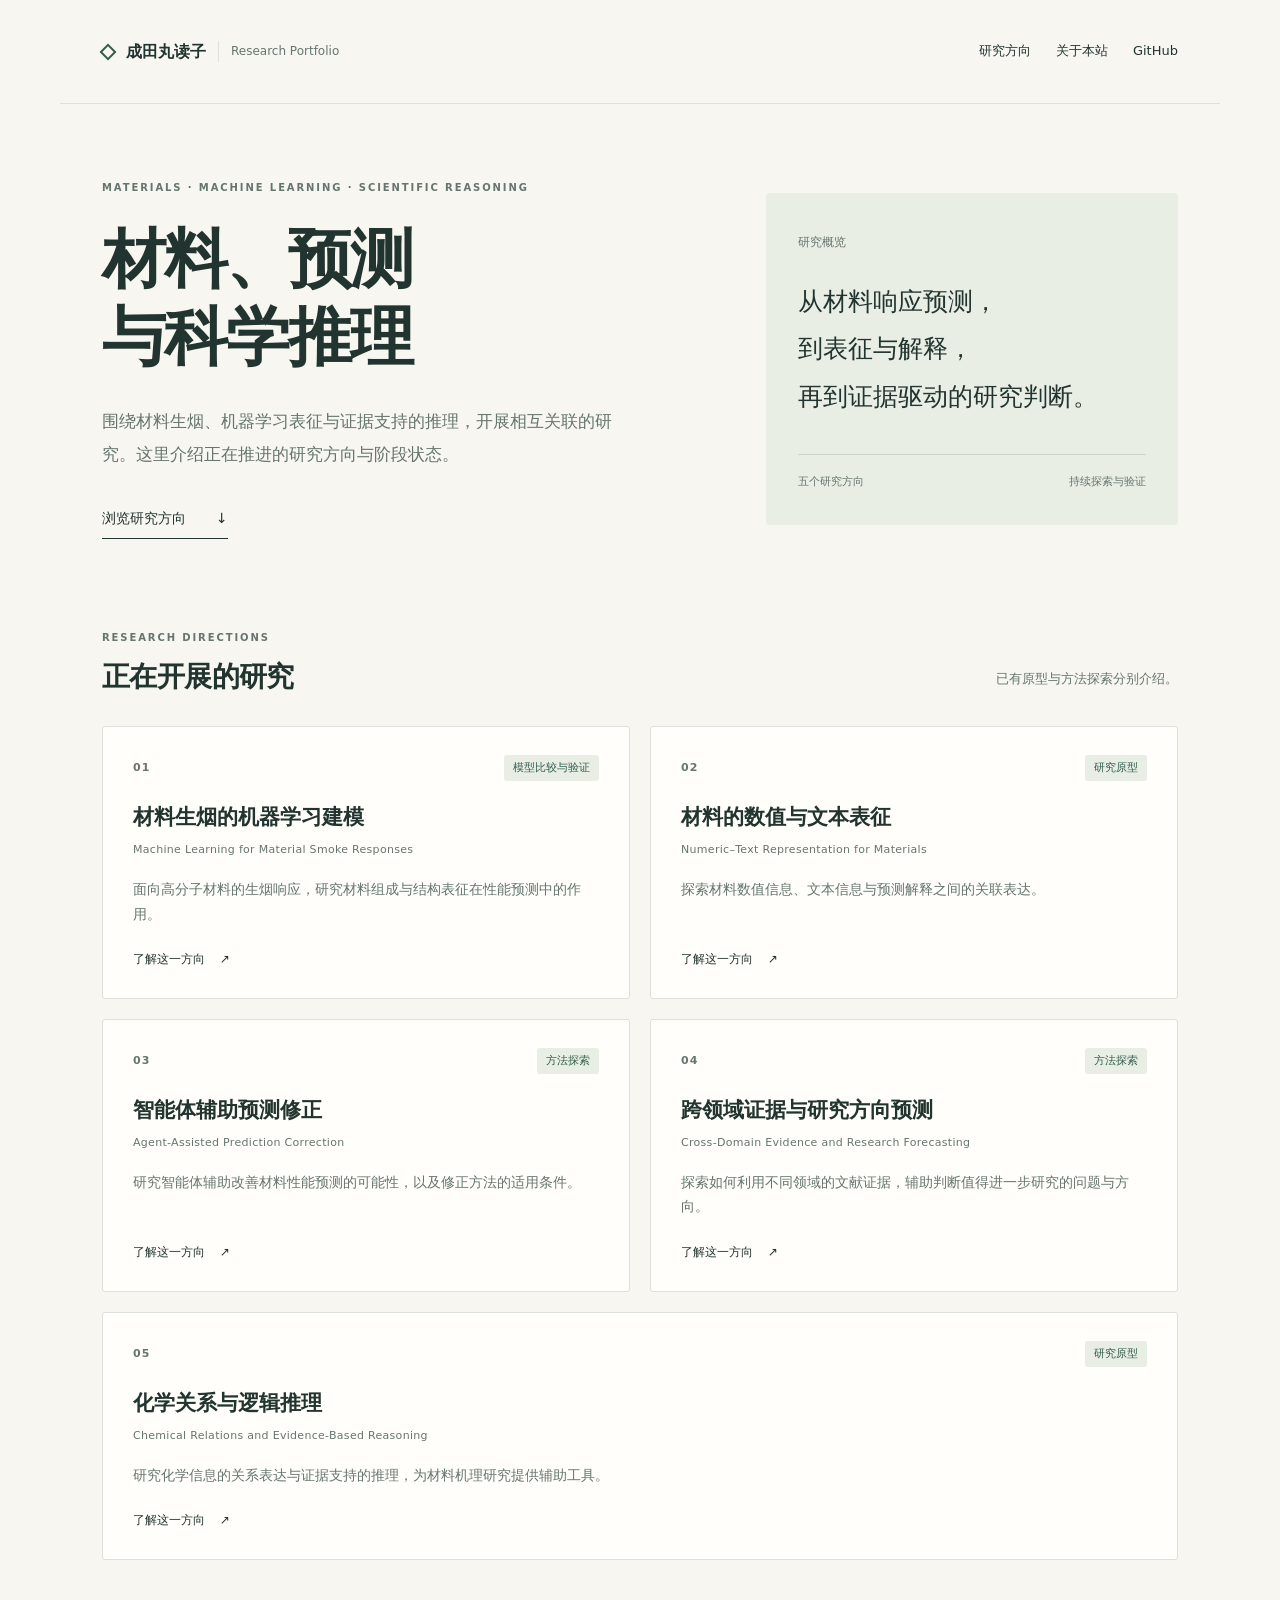
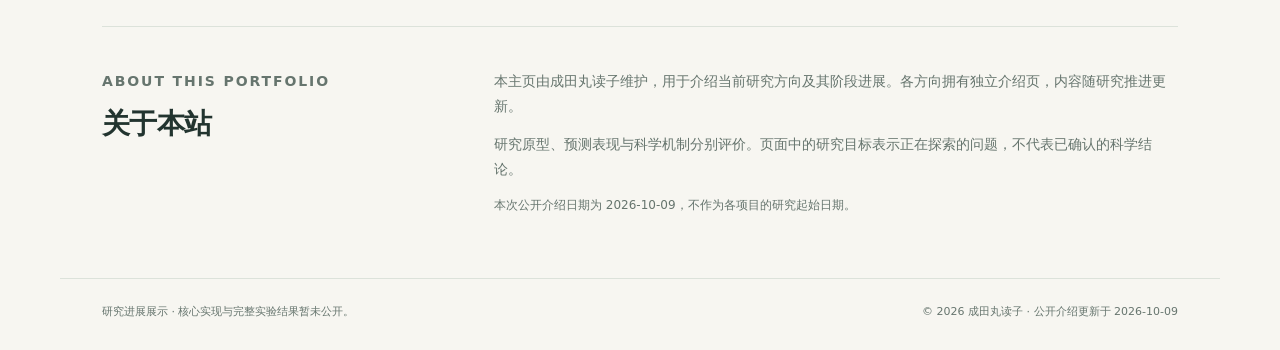
<file: index.html>
<!doctype html>
<html lang="zh-CN">
<head>
  <meta charset="utf-8">
  <meta name="viewport" content="width=device-width, initial-scale=1">
  <meta name="description" content="成田丸读子的研究主页：材料生烟机器学习、数值与文本表征、智能体预测修正、跨领域方向预测与化学推理。">
  <meta name="color-scheme" content="light">
  <title>材料与科学推理研究 · 成田丸读子</title>
  <link rel="canonical" href="https://chengtianwanduzi-code.github.io/research-portfolio/">
  <link rel="stylesheet" href="styles.css">
</head>
<body>
  <a class="skip-link" href="#main">跳至正文</a>
  <header class="site-header wrap">
    <a class="brand" href="index.html"><span class="brand-mark" aria-hidden="true"></span>成田丸读子<span class="brand-detail">Research Portfolio</span></a>
    <nav aria-label="主导航"><a href="index.html#research">研究方向</a><a href="index.html#about">关于本站</a><a href="https://github.com/chengtianwanduzi-code">GitHub</a></nav>
  </header>
  <main id="main" class="wrap"><section class="hero">
  <div><p class="eyebrow">MATERIALS · MACHINE LEARNING · SCIENTIFIC REASONING</p>
  <h1>材料、预测<br>与科学推理</h1>
  <p class="hero-description">围绕材料生烟、机器学习表征与证据支持的推理，开展相互关联的研究。这里介绍正在推进的研究方向与阶段状态。</p>
  <a class="primary-link" href="#research">浏览研究方向 <span aria-hidden="true">↓</span></a></div>
  <aside class="hero-note"><span class="note-label">研究概览</span>
  <p>从材料响应预测，<br>到表征与解释，<br>再到证据驱动的研究判断。</p>
  <div class="note-bottom"><span>五个研究方向</span><span>持续探索与验证</span></div></aside>
</section>
<section id="research" class="research-section" aria-labelledby="research-heading">
  <div class="section-heading"><div><p class="eyebrow">RESEARCH DIRECTIONS</p><h2 id="research-heading">正在开展的研究</h2></div><p>已有原型与方法探索分别介绍。</p></div>
  <div class="project-grid"><article class="project-card">
  <div class="card-top"><span class="number">01</span><span class="status">模型比较与验证</span></div>
  <h3><a href="projects/materials-ml.html">材料生烟的机器学习建模</a></h3>
  <p class="english">Machine Learning for Material Smoke Responses</p>
  <p class="card-description">面向高分子材料的生烟响应，研究材料组成与结构表征在性能预测中的作用。</p>
  <a class="text-link" href="projects/materials-ml.html">了解这一方向 <span aria-hidden="true">↗</span></a>
</article><article class="project-card">
  <div class="card-top"><span class="number">02</span><span class="status">研究原型</span></div>
  <h3><a href="projects/numeric-text.html">材料的数值与文本表征</a></h3>
  <p class="english">Numeric–Text Representation for Materials</p>
  <p class="card-description">探索材料数值信息、文本信息与预测解释之间的关联表达。</p>
  <a class="text-link" href="projects/numeric-text.html">了解这一方向 <span aria-hidden="true">↗</span></a>
</article><article class="project-card">
  <div class="card-top"><span class="number">03</span><span class="status">方法探索</span></div>
  <h3><a href="projects/agent-correction.html">智能体辅助预测修正</a></h3>
  <p class="english">Agent-Assisted Prediction Correction</p>
  <p class="card-description">研究智能体辅助改善材料性能预测的可能性，以及修正方法的适用条件。</p>
  <a class="text-link" href="projects/agent-correction.html">了解这一方向 <span aria-hidden="true">↗</span></a>
</article><article class="project-card">
  <div class="card-top"><span class="number">04</span><span class="status">方法探索</span></div>
  <h3><a href="projects/research-forecast.html">跨领域证据与研究方向预测</a></h3>
  <p class="english">Cross-Domain Evidence and Research Forecasting</p>
  <p class="card-description">探索如何利用不同领域的文献证据，辅助判断值得进一步研究的问题与方向。</p>
  <a class="text-link" href="projects/research-forecast.html">了解这一方向 <span aria-hidden="true">↗</span></a>
</article><article class="project-card">
  <div class="card-top"><span class="number">05</span><span class="status">研究原型</span></div>
  <h3><a href="projects/chemical-reasoning.html">化学关系与逻辑推理</a></h3>
  <p class="english">Chemical Relations and Evidence-Based Reasoning</p>
  <p class="card-description">研究化学信息的关系表达与证据支持的推理，为材料机理研究提供辅助工具。</p>
  <a class="text-link" href="projects/chemical-reasoning.html">了解这一方向 <span aria-hidden="true">↗</span></a>
</article></div>
</section>
<section id="about" class="about-section" aria-labelledby="about-heading">
  <div><p class="eyebrow">ABOUT THIS PORTFOLIO</p><h2 id="about-heading">关于本站</h2></div>
  <div><p>本主页由成田丸读子维护，用于介绍当前研究方向及其阶段进展。各方向拥有独立介绍页，内容随研究推进更新。</p>
  <p>研究原型、预测表现与科学机制分别评价。页面中的研究目标表示正在探索的问题，不代表已确认的科学结论。</p>
  <p class="muted">本次公开介绍日期为 2026-10-09，不作为各项目的研究起始日期。</p></div>
</section></main>
  <footer class="site-footer wrap">
    <p>研究进展展示 · 核心实现与完整实验结果暂未公开。</p>
    <p>© 2026 成田丸读子 · 公开介绍更新于 2026-10-09</p>
  </footer>
</body>
</html>
</file>
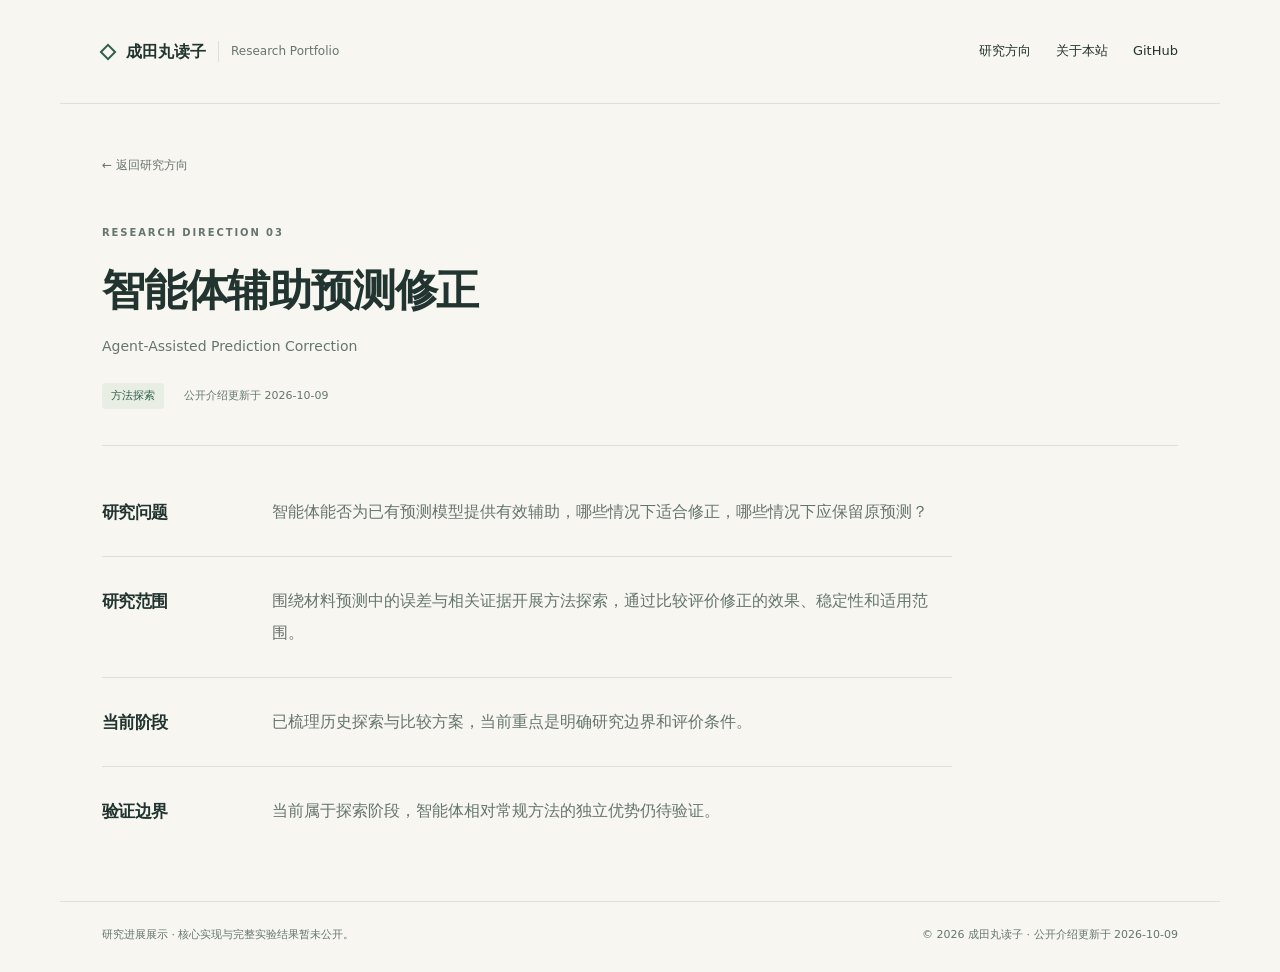
<file: projects/agent-correction.html>
<!doctype html>
<html lang="zh-CN">
<head>
  <meta charset="utf-8">
  <meta name="viewport" content="width=device-width, initial-scale=1">
  <meta name="description" content="研究智能体辅助改善材料性能预测的可能性，以及修正方法的适用条件。">
  <meta name="color-scheme" content="light">
  <title>智能体辅助预测修正 · 成田丸读子</title>
  <link rel="canonical" href="https://chengtianwanduzi-code.github.io/research-portfolio/projects/agent-correction.html">
  <link rel="stylesheet" href="../styles.css">
</head>
<body>
  <a class="skip-link" href="#main">跳至正文</a>
  <header class="site-header wrap">
    <a class="brand" href="../index.html"><span class="brand-mark" aria-hidden="true"></span>成田丸读子<span class="brand-detail">Research Portfolio</span></a>
    <nav aria-label="主导航"><a href="../index.html#research">研究方向</a><a href="../index.html#about">关于本站</a><a href="https://github.com/chengtianwanduzi-code">GitHub</a></nav>
  </header>
  <main id="main" class="wrap"><div class="detail-heading"><a class="back-link" href="../index.html#research">← 返回研究方向</a>
  <div class="eyebrow">RESEARCH DIRECTION 03</div>
  <h1>智能体辅助预测修正</h1><p class="detail-english">Agent-Assisted Prediction Correction</p>
  <div class="detail-meta"><span class="status">方法探索</span><span>公开介绍更新于 2026-10-09</span></div>
</div><div class="detail-content"><section class="detail-section"><h2>研究问题</h2><p>智能体能否为已有预测模型提供有效辅助，哪些情况下适合修正，哪些情况下应保留原预测？</p></section><section class="detail-section"><h2>研究范围</h2><p>围绕材料预测中的误差与相关证据开展方法探索，通过比较评价修正的效果、稳定性和适用范围。</p></section><section class="detail-section"><h2>当前阶段</h2><p>已梳理历史探索与比较方案，当前重点是明确研究边界和评价条件。</p></section><section class="detail-section"><h2>验证边界</h2><p>当前属于探索阶段，智能体相对常规方法的独立优势仍待验证。</p></section></div></main>
  <footer class="site-footer wrap">
    <p>研究进展展示 · 核心实现与完整实验结果暂未公开。</p>
    <p>© 2026 成田丸读子 · 公开介绍更新于 2026-10-09</p>
  </footer>
</body>
</html>
</file>
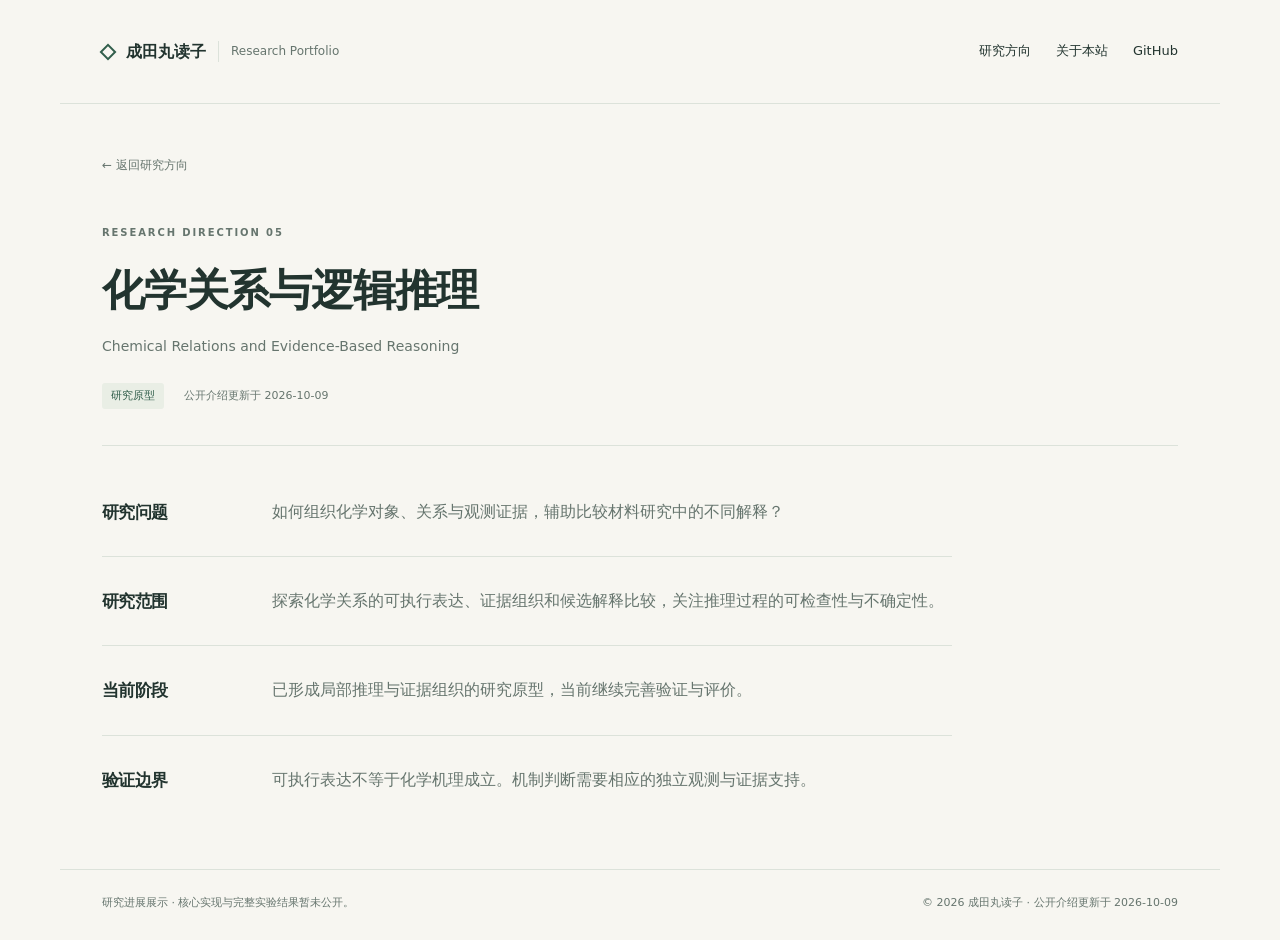
<file: projects/chemical-reasoning.html>
<!doctype html>
<html lang="zh-CN">
<head>
  <meta charset="utf-8">
  <meta name="viewport" content="width=device-width, initial-scale=1">
  <meta name="description" content="研究化学信息的关系表达与证据支持的推理，为材料机理研究提供辅助工具。">
  <meta name="color-scheme" content="light">
  <title>化学关系与逻辑推理 · 成田丸读子</title>
  <link rel="canonical" href="https://chengtianwanduzi-code.github.io/research-portfolio/projects/chemical-reasoning.html">
  <link rel="stylesheet" href="../styles.css">
</head>
<body>
  <a class="skip-link" href="#main">跳至正文</a>
  <header class="site-header wrap">
    <a class="brand" href="../index.html"><span class="brand-mark" aria-hidden="true"></span>成田丸读子<span class="brand-detail">Research Portfolio</span></a>
    <nav aria-label="主导航"><a href="../index.html#research">研究方向</a><a href="../index.html#about">关于本站</a><a href="https://github.com/chengtianwanduzi-code">GitHub</a></nav>
  </header>
  <main id="main" class="wrap"><div class="detail-heading"><a class="back-link" href="../index.html#research">← 返回研究方向</a>
  <div class="eyebrow">RESEARCH DIRECTION 05</div>
  <h1>化学关系与逻辑推理</h1><p class="detail-english">Chemical Relations and Evidence-Based Reasoning</p>
  <div class="detail-meta"><span class="status">研究原型</span><span>公开介绍更新于 2026-10-09</span></div>
</div><div class="detail-content"><section class="detail-section"><h2>研究问题</h2><p>如何组织化学对象、关系与观测证据，辅助比较材料研究中的不同解释？</p></section><section class="detail-section"><h2>研究范围</h2><p>探索化学关系的可执行表达、证据组织和候选解释比较，关注推理过程的可检查性与不确定性。</p></section><section class="detail-section"><h2>当前阶段</h2><p>已形成局部推理与证据组织的研究原型，当前继续完善验证与评价。</p></section><section class="detail-section"><h2>验证边界</h2><p>可执行表达不等于化学机理成立。机制判断需要相应的独立观测与证据支持。</p></section></div></main>
  <footer class="site-footer wrap">
    <p>研究进展展示 · 核心实现与完整实验结果暂未公开。</p>
    <p>© 2026 成田丸读子 · 公开介绍更新于 2026-10-09</p>
  </footer>
</body>
</html>
</file>
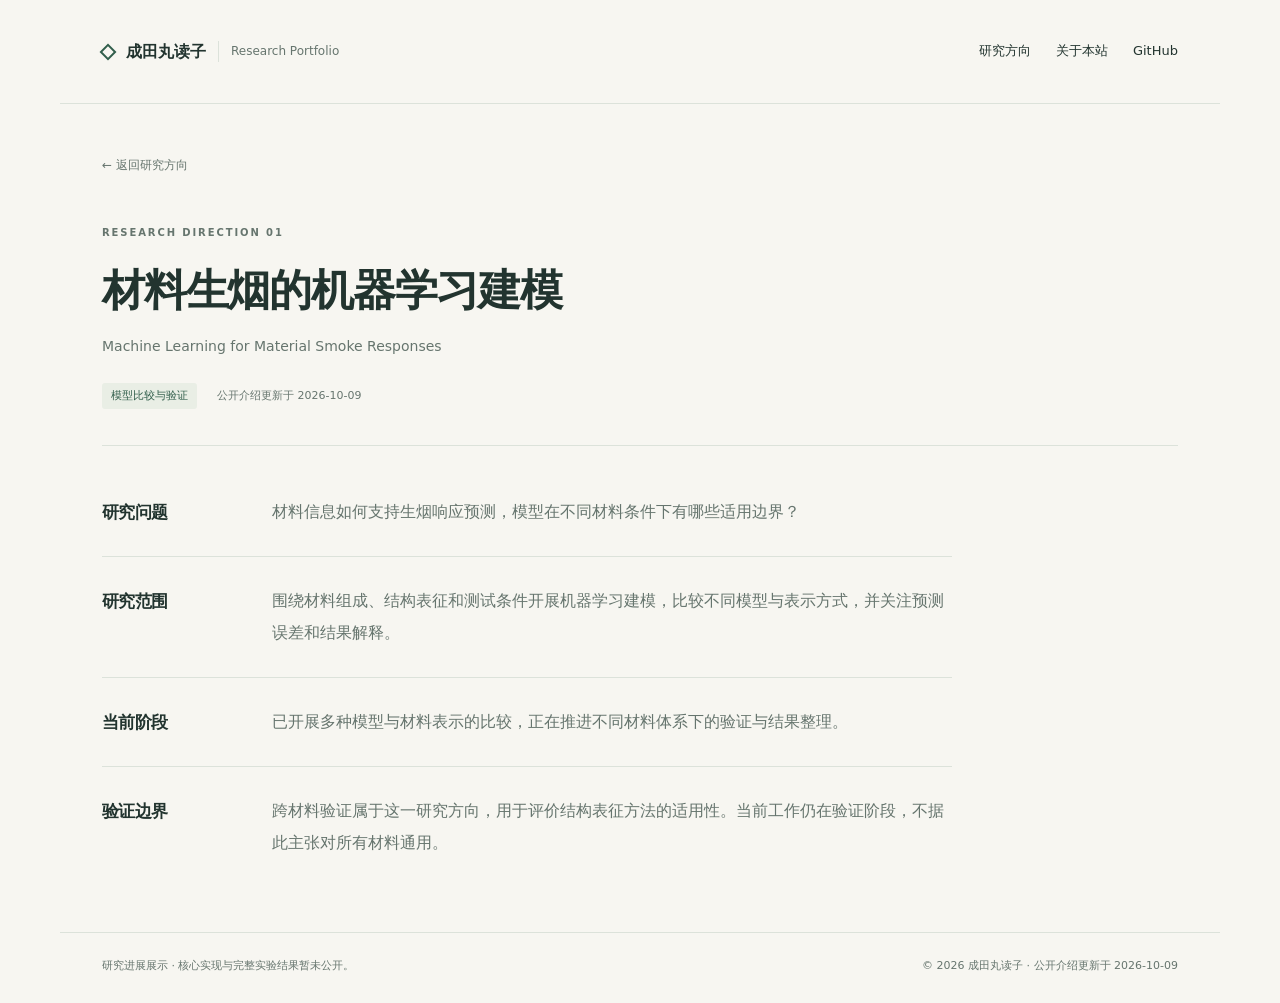
<file: projects/materials-ml.html>
<!doctype html>
<html lang="zh-CN">
<head>
  <meta charset="utf-8">
  <meta name="viewport" content="width=device-width, initial-scale=1">
  <meta name="description" content="面向高分子材料的生烟响应，研究材料组成与结构表征在性能预测中的作用。">
  <meta name="color-scheme" content="light">
  <title>材料生烟的机器学习建模 · 成田丸读子</title>
  <link rel="canonical" href="https://chengtianwanduzi-code.github.io/research-portfolio/projects/materials-ml.html">
  <link rel="stylesheet" href="../styles.css">
</head>
<body>
  <a class="skip-link" href="#main">跳至正文</a>
  <header class="site-header wrap">
    <a class="brand" href="../index.html"><span class="brand-mark" aria-hidden="true"></span>成田丸读子<span class="brand-detail">Research Portfolio</span></a>
    <nav aria-label="主导航"><a href="../index.html#research">研究方向</a><a href="../index.html#about">关于本站</a><a href="https://github.com/chengtianwanduzi-code">GitHub</a></nav>
  </header>
  <main id="main" class="wrap"><div class="detail-heading"><a class="back-link" href="../index.html#research">← 返回研究方向</a>
  <div class="eyebrow">RESEARCH DIRECTION 01</div>
  <h1>材料生烟的机器学习建模</h1><p class="detail-english">Machine Learning for Material Smoke Responses</p>
  <div class="detail-meta"><span class="status">模型比较与验证</span><span>公开介绍更新于 2026-10-09</span></div>
</div><div class="detail-content"><section class="detail-section"><h2>研究问题</h2><p>材料信息如何支持生烟响应预测，模型在不同材料条件下有哪些适用边界？</p></section><section class="detail-section"><h2>研究范围</h2><p>围绕材料组成、结构表征和测试条件开展机器学习建模，比较不同模型与表示方式，并关注预测误差和结果解释。</p></section><section class="detail-section"><h2>当前阶段</h2><p>已开展多种模型与材料表示的比较，正在推进不同材料体系下的验证与结果整理。</p></section><section class="detail-section"><h2>验证边界</h2><p>跨材料验证属于这一研究方向，用于评价结构表征方法的适用性。当前工作仍在验证阶段，不据此主张对所有材料通用。</p></section></div></main>
  <footer class="site-footer wrap">
    <p>研究进展展示 · 核心实现与完整实验结果暂未公开。</p>
    <p>© 2026 成田丸读子 · 公开介绍更新于 2026-10-09</p>
  </footer>
</body>
</html>
</file>
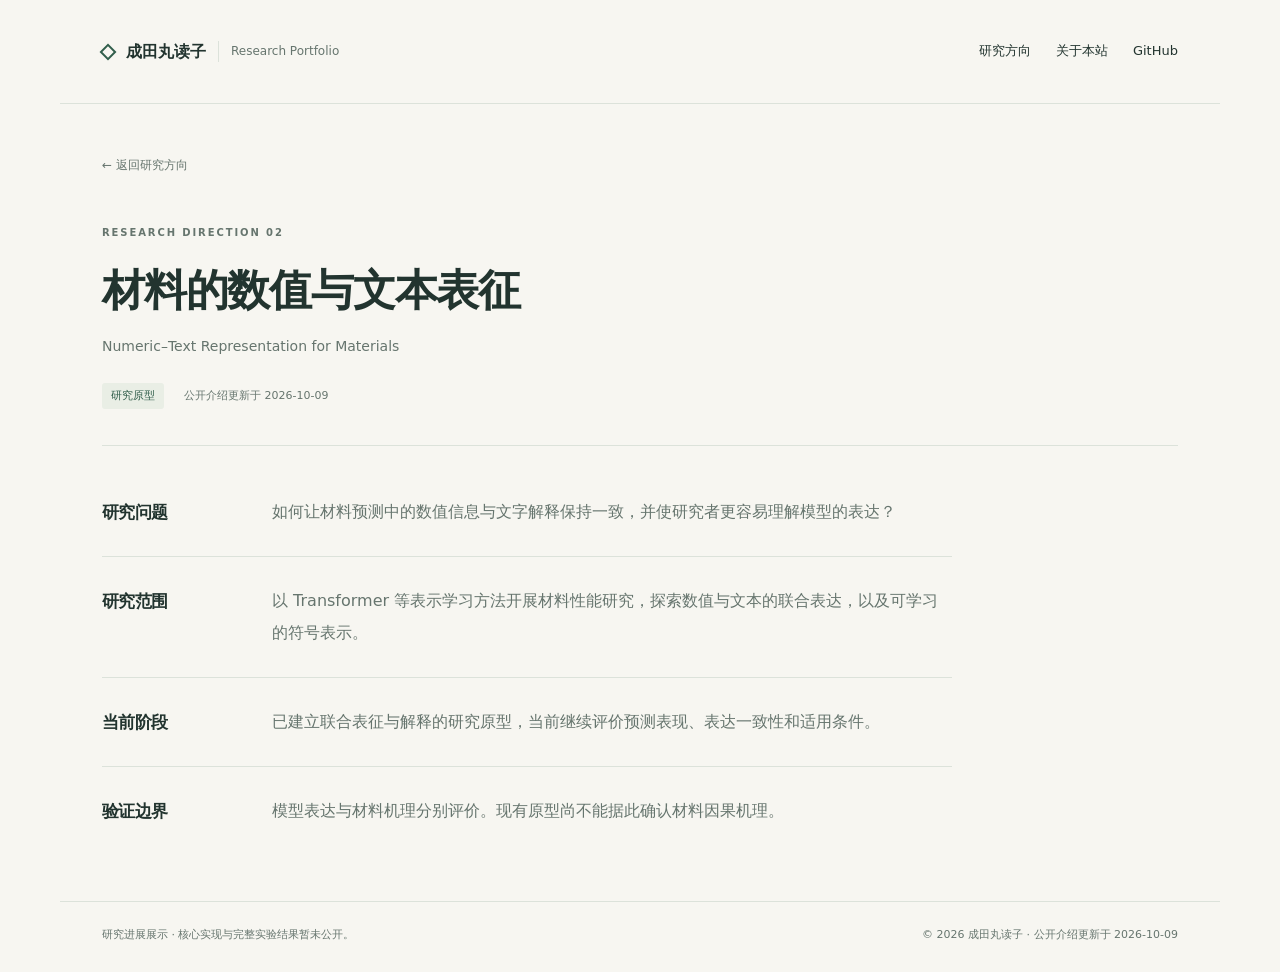
<file: projects/numeric-text.html>
<!doctype html>
<html lang="zh-CN">
<head>
  <meta charset="utf-8">
  <meta name="viewport" content="width=device-width, initial-scale=1">
  <meta name="description" content="探索材料数值信息、文本信息与预测解释之间的关联表达。">
  <meta name="color-scheme" content="light">
  <title>材料的数值与文本表征 · 成田丸读子</title>
  <link rel="canonical" href="https://chengtianwanduzi-code.github.io/research-portfolio/projects/numeric-text.html">
  <link rel="stylesheet" href="../styles.css">
</head>
<body>
  <a class="skip-link" href="#main">跳至正文</a>
  <header class="site-header wrap">
    <a class="brand" href="../index.html"><span class="brand-mark" aria-hidden="true"></span>成田丸读子<span class="brand-detail">Research Portfolio</span></a>
    <nav aria-label="主导航"><a href="../index.html#research">研究方向</a><a href="../index.html#about">关于本站</a><a href="https://github.com/chengtianwanduzi-code">GitHub</a></nav>
  </header>
  <main id="main" class="wrap"><div class="detail-heading"><a class="back-link" href="../index.html#research">← 返回研究方向</a>
  <div class="eyebrow">RESEARCH DIRECTION 02</div>
  <h1>材料的数值与文本表征</h1><p class="detail-english">Numeric–Text Representation for Materials</p>
  <div class="detail-meta"><span class="status">研究原型</span><span>公开介绍更新于 2026-10-09</span></div>
</div><div class="detail-content"><section class="detail-section"><h2>研究问题</h2><p>如何让材料预测中的数值信息与文字解释保持一致，并使研究者更容易理解模型的表达？</p></section><section class="detail-section"><h2>研究范围</h2><p>以 Transformer 等表示学习方法开展材料性能研究，探索数值与文本的联合表达，以及可学习的符号表示。</p></section><section class="detail-section"><h2>当前阶段</h2><p>已建立联合表征与解释的研究原型，当前继续评价预测表现、表达一致性和适用条件。</p></section><section class="detail-section"><h2>验证边界</h2><p>模型表达与材料机理分别评价。现有原型尚不能据此确认材料因果机理。</p></section></div></main>
  <footer class="site-footer wrap">
    <p>研究进展展示 · 核心实现与完整实验结果暂未公开。</p>
    <p>© 2026 成田丸读子 · 公开介绍更新于 2026-10-09</p>
  </footer>
</body>
</html>
</file>
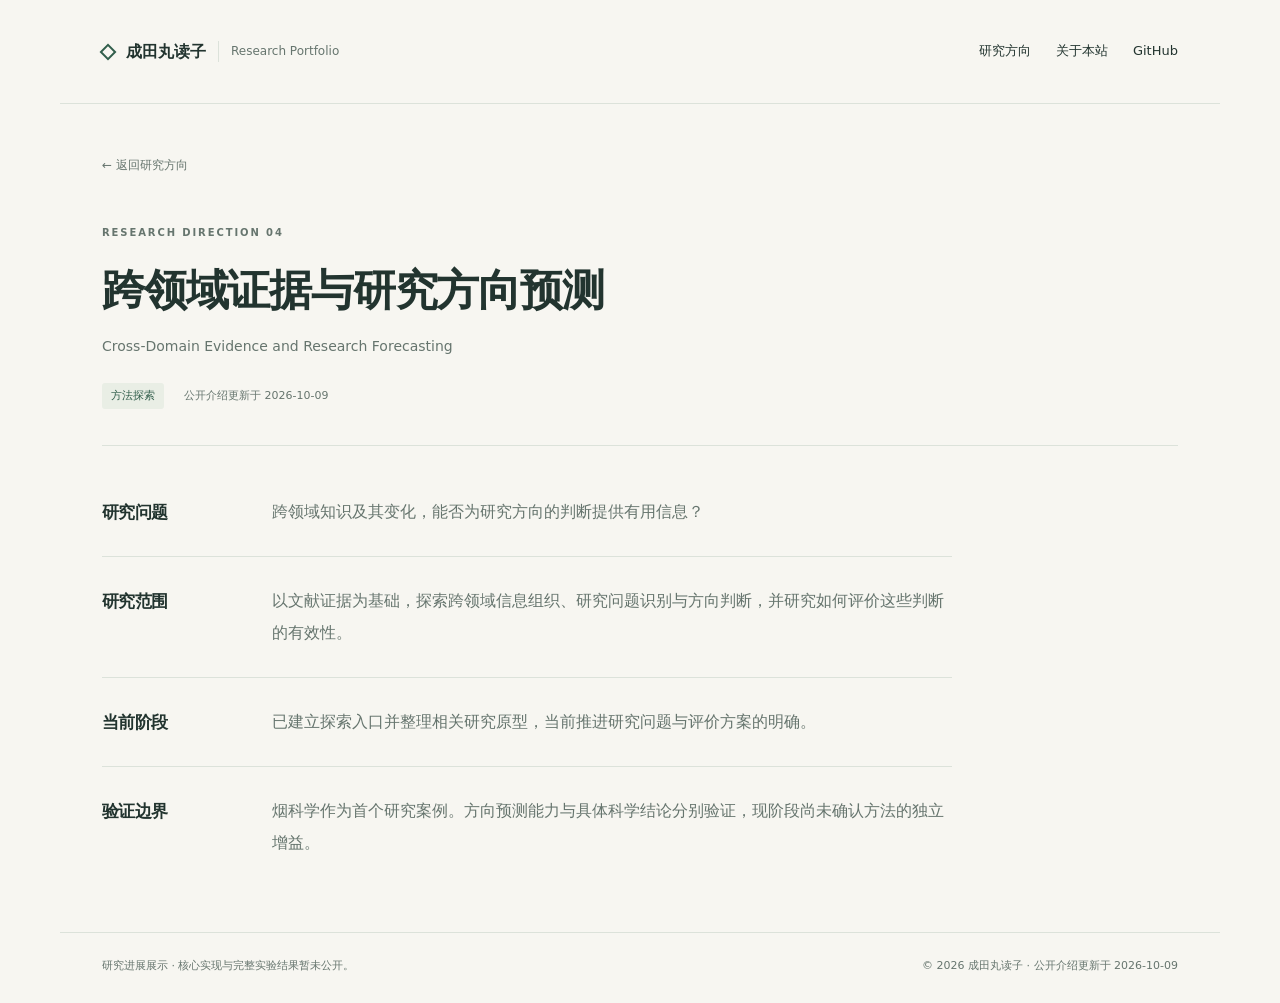
<file: projects/research-forecast.html>
<!doctype html>
<html lang="zh-CN">
<head>
  <meta charset="utf-8">
  <meta name="viewport" content="width=device-width, initial-scale=1">
  <meta name="description" content="探索如何利用不同领域的文献证据，辅助判断值得进一步研究的问题与方向。">
  <meta name="color-scheme" content="light">
  <title>跨领域证据与研究方向预测 · 成田丸读子</title>
  <link rel="canonical" href="https://chengtianwanduzi-code.github.io/research-portfolio/projects/research-forecast.html">
  <link rel="stylesheet" href="../styles.css">
</head>
<body>
  <a class="skip-link" href="#main">跳至正文</a>
  <header class="site-header wrap">
    <a class="brand" href="../index.html"><span class="brand-mark" aria-hidden="true"></span>成田丸读子<span class="brand-detail">Research Portfolio</span></a>
    <nav aria-label="主导航"><a href="../index.html#research">研究方向</a><a href="../index.html#about">关于本站</a><a href="https://github.com/chengtianwanduzi-code">GitHub</a></nav>
  </header>
  <main id="main" class="wrap"><div class="detail-heading"><a class="back-link" href="../index.html#research">← 返回研究方向</a>
  <div class="eyebrow">RESEARCH DIRECTION 04</div>
  <h1>跨领域证据与研究方向预测</h1><p class="detail-english">Cross-Domain Evidence and Research Forecasting</p>
  <div class="detail-meta"><span class="status">方法探索</span><span>公开介绍更新于 2026-10-09</span></div>
</div><div class="detail-content"><section class="detail-section"><h2>研究问题</h2><p>跨领域知识及其变化，能否为研究方向的判断提供有用信息？</p></section><section class="detail-section"><h2>研究范围</h2><p>以文献证据为基础，探索跨领域信息组织、研究问题识别与方向判断，并研究如何评价这些判断的有效性。</p></section><section class="detail-section"><h2>当前阶段</h2><p>已建立探索入口并整理相关研究原型，当前推进研究问题与评价方案的明确。</p></section><section class="detail-section"><h2>验证边界</h2><p>烟科学作为首个研究案例。方向预测能力与具体科学结论分别验证，现阶段尚未确认方法的独立增益。</p></section></div></main>
  <footer class="site-footer wrap">
    <p>研究进展展示 · 核心实现与完整实验结果暂未公开。</p>
    <p>© 2026 成田丸读子 · 公开介绍更新于 2026-10-09</p>
  </footer>
</body>
</html>
</file>
<file: styles.css>
:root{--bg:#f7f6f1;--paper:#fffefa;--ink:#22342f;--muted:#66756e;--line:#dce2da;--accent:#315e4b;--soft:#e9eee5;--serif:Georgia,"Noto Serif CJK SC","Songti SC",serif;--sans:system-ui,-apple-system,"Segoe UI","PingFang SC","Microsoft YaHei",sans-serif}
*{box-sizing:border-box}html{scroll-behavior:smooth;scroll-padding-top:28px}body{margin:0;color:var(--ink);background:var(--bg);font-family:var(--sans);font-size:16px;line-height:1.75;-webkit-font-smoothing:antialiased}a{color:inherit;text-decoration:none}a:focus-visible{outline:3px solid var(--accent);outline-offset:5px}a:hover{color:var(--accent)}.wrap{max-width:1160px;margin:0 auto;padding:0 42px}.skip-link{position:absolute;top:-90px;left:20px;padding:10px 20px;background:var(--ink);color:white;z-index:2}.skip-link:focus{top:10px}.site-header{min-height:104px;display:flex;align-items:center;justify-content:space-between;gap:24px;border-bottom:1px solid var(--line)}.brand{display:flex;align-items:center;gap:12px;font-weight:650;white-space:nowrap}.brand-mark{width:12px;height:12px;border:2px solid var(--accent);transform:rotate(45deg)}.brand-detail{font-size:12px;font-weight:400;color:var(--muted);padding-left:12px;border-left:1px solid var(--line)}nav{display:flex;gap:25px;font-size:13px}h1,h2,h3,p{margin-top:0}h1{font-family:var(--serif);font-size:64px;line-height:1.22;letter-spacing:-2px;margin-bottom:28px;font-weight:600}h2{font-size:28px;line-height:1.4;letter-spacing:-.6px;font-weight:600}h3{font-size:21px;line-height:1.5;font-weight:600;margin:21px 0 8px}.hero{display:grid;grid-template-columns:1.45fr 1fr;gap:66px;padding:75px 0 78px;align-items:center}.eyebrow{font-size:10px;letter-spacing:1.9px;font-weight:650;color:var(--muted);margin-bottom:24px;line-height:1.8}.hero-description{max-width:520px;color:var(--muted);font-size:17px;line-height:1.95;margin-bottom:28px}.primary-link{display:inline-flex;align-items:center;gap:30px;border-bottom:1px solid var(--ink);font-size:14px;padding:7px 0}.hero-note{background:var(--soft);padding:34px 32px;border-radius:3px;position:relative}.note-label{font-size:12px;color:var(--muted)}.hero-note>p{font-family:var(--serif);font-size:25px;line-height:1.9;margin:23px 0 34px}.note-bottom{border-top:1px solid #cad5c6;padding-top:17px;display:flex;justify-content:space-between;gap:15px;font-size:11px;color:var(--muted)}.section-heading{display:flex;justify-content:space-between;align-items:end;gap:30px;margin-bottom:30px}.section-heading .eyebrow{margin-bottom:10px}.section-heading h2{margin-bottom:0}.section-heading>p{font-size:13px;color:var(--muted);margin-bottom:5px}.research-section{padding-top:12px}.project-grid{display:grid;grid-template-columns:repeat(2,minmax(0,1fr));gap:20px}.project-card{border:1px solid var(--line);background:var(--paper);padding:28px 30px;display:flex;flex-direction:column;border-radius:3px}.project-card:last-child{grid-column:1/-1}.card-top{display:flex;align-items:center;justify-content:space-between;gap:15px}.number{font-size:11px;font-weight:600;letter-spacing:1px;color:var(--muted)}.status{display:inline-block;font-size:11px;color:var(--accent);background:var(--soft);border-radius:3px;padding:3px 9px;line-height:1.8;white-space:nowrap}.english{font-size:11px;letter-spacing:.3px;color:var(--muted);line-height:1.6;margin-bottom:18px}.card-description{font-size:14px;color:var(--muted);margin-bottom:23px;max-width:720px}.text-link{font-size:12px;margin-top:auto;display:flex;align-items:center;gap:15px}.about-section{display:grid;grid-template-columns:1fr 2fr;gap:50px;margin-top:66px;padding:42px 0 48px;border-top:1px solid var(--line)}.about-section .eyebrow{margin-bottom:10px}.about-section p{font-size:14px;color:var(--muted);margin-bottom:14px}.about-section .muted{font-size:12px}.site-footer{border-top:1px solid var(--line);padding-top:23px;padding-bottom:28px;display:flex;justify-content:space-between;gap:25px;font-size:11px;color:var(--muted)}.site-footer p{margin:0}.detail-heading{padding:46px 0 36px;border-bottom:1px solid var(--line)}.back-link{font-size:12px;color:var(--muted);display:inline-block;margin-bottom:48px}.detail-heading .eyebrow{margin-bottom:18px}.detail-heading h1{font-size:43px;line-height:1.45;letter-spacing:-1.2px;max-width:920px;margin-bottom:12px}.detail-english{font-size:14px;color:var(--muted);margin-bottom:24px}.detail-meta{display:flex;align-items:center;gap:20px;color:var(--muted);font-size:11px}.detail-content{max-width:850px;padding:22px 0 45px}.detail-section{display:grid;grid-template-columns:140px 1fr;gap:30px;padding:28px 0;border-bottom:1px solid var(--line)}.detail-section:last-child{border-bottom:0}.detail-section h2{font-size:17px;line-height:1.9;margin-bottom:0}.detail-section p{font-size:16px;line-height:2;color:var(--muted);margin-bottom:0}::selection{background:#d6e3d1}
@media(max-width:900px){.wrap{padding-left:28px;padding-right:28px}.brand-detail{display:none}.hero{gap:35px}h1{font-size:53px}.hero-note{padding:28px 24px}.hero-note>p{font-size:22px}.eyebrow{letter-spacing:1.2px}.project-card{padding:24px}.site-footer{font-size:10px}}
@media(max-width:640px){.wrap{padding-left:22px;padding-right:22px}.site-header{min-height:92px;flex-wrap:wrap;padding-top:20px;padding-bottom:17px;gap:14px}.brand{font-size:15px}nav{font-size:11px;gap:17px}.hero{grid-template-columns:1fr;padding:43px 0 47px;gap:30px}h1{font-size:46px;letter-spacing:-1.5px;margin-bottom:22px}.hero .eyebrow{font-size:9px;max-width:280px;margin-bottom:22px}.hero-description{font-size:15px;line-height:1.95}.hero-note>p{font-size:22px;margin:15px 0 25px}.hero-note{padding:24px}.section-heading{display:block;margin-bottom:23px}.section-heading>p{margin-top:12px;margin-bottom:0;font-size:12px}h2{font-size:24px}.project-grid{grid-template-columns:1fr;gap:15px}.project-card:last-child{grid-column:auto}.project-card{padding:23px}.project-card h3{font-size:19px}.english{font-size:10px}.about-section{grid-template-columns:1fr;gap:12px;margin-top:44px;padding:30px 0}.site-footer{display:block;font-size:10px;padding-top:20px}.site-footer p+p{margin-top:8px}.detail-heading{padding-top:30px;padding-bottom:27px}.back-link{margin-bottom:33px}.detail-heading h1{font-size:31px;letter-spacing:-.6px;line-height:1.5}.detail-english{font-size:12px}.detail-meta{gap:12px;flex-wrap:wrap}.detail-section{grid-template-columns:1fr;gap:10px;padding:25px 0}.detail-section h2{font-size:17px}.detail-section p{font-size:15px}.detail-content{padding-top:5px}}
@media(prefers-reduced-motion:reduce){html{scroll-behavior:auto}}
</file>
